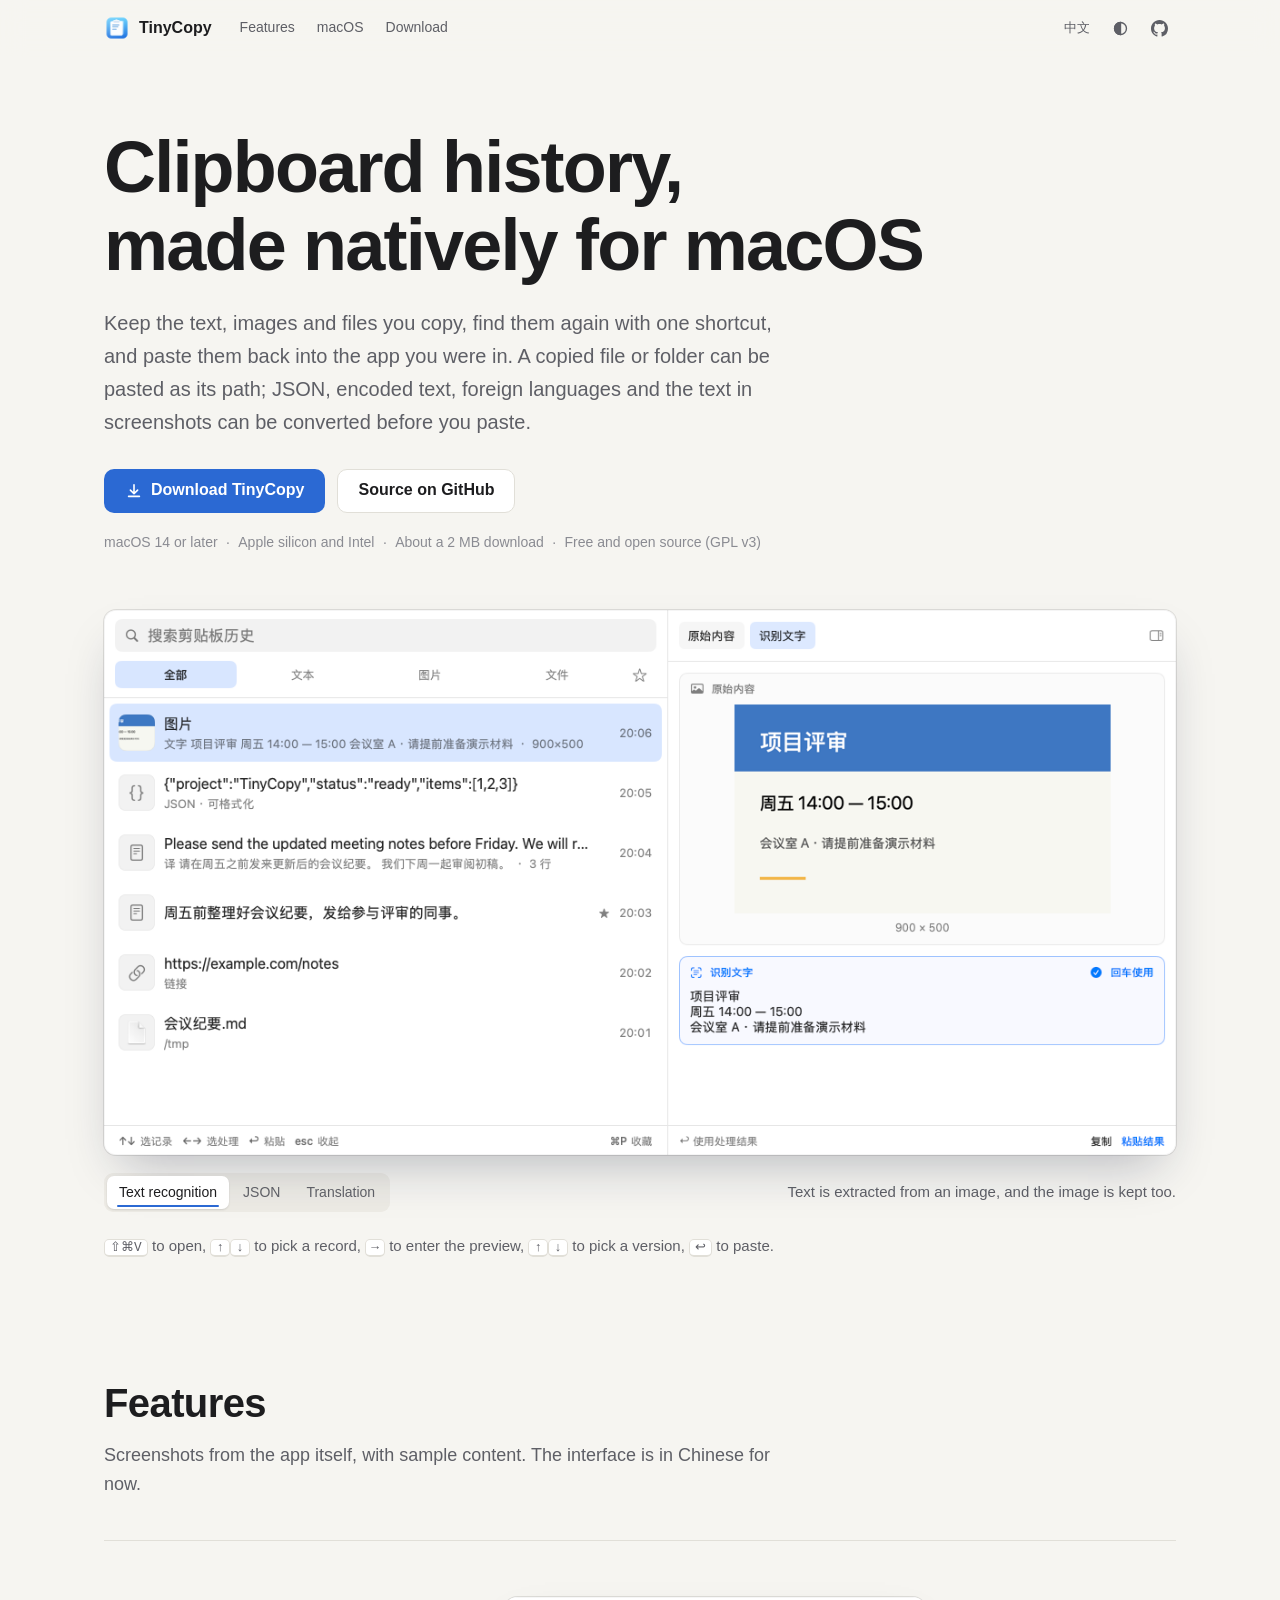
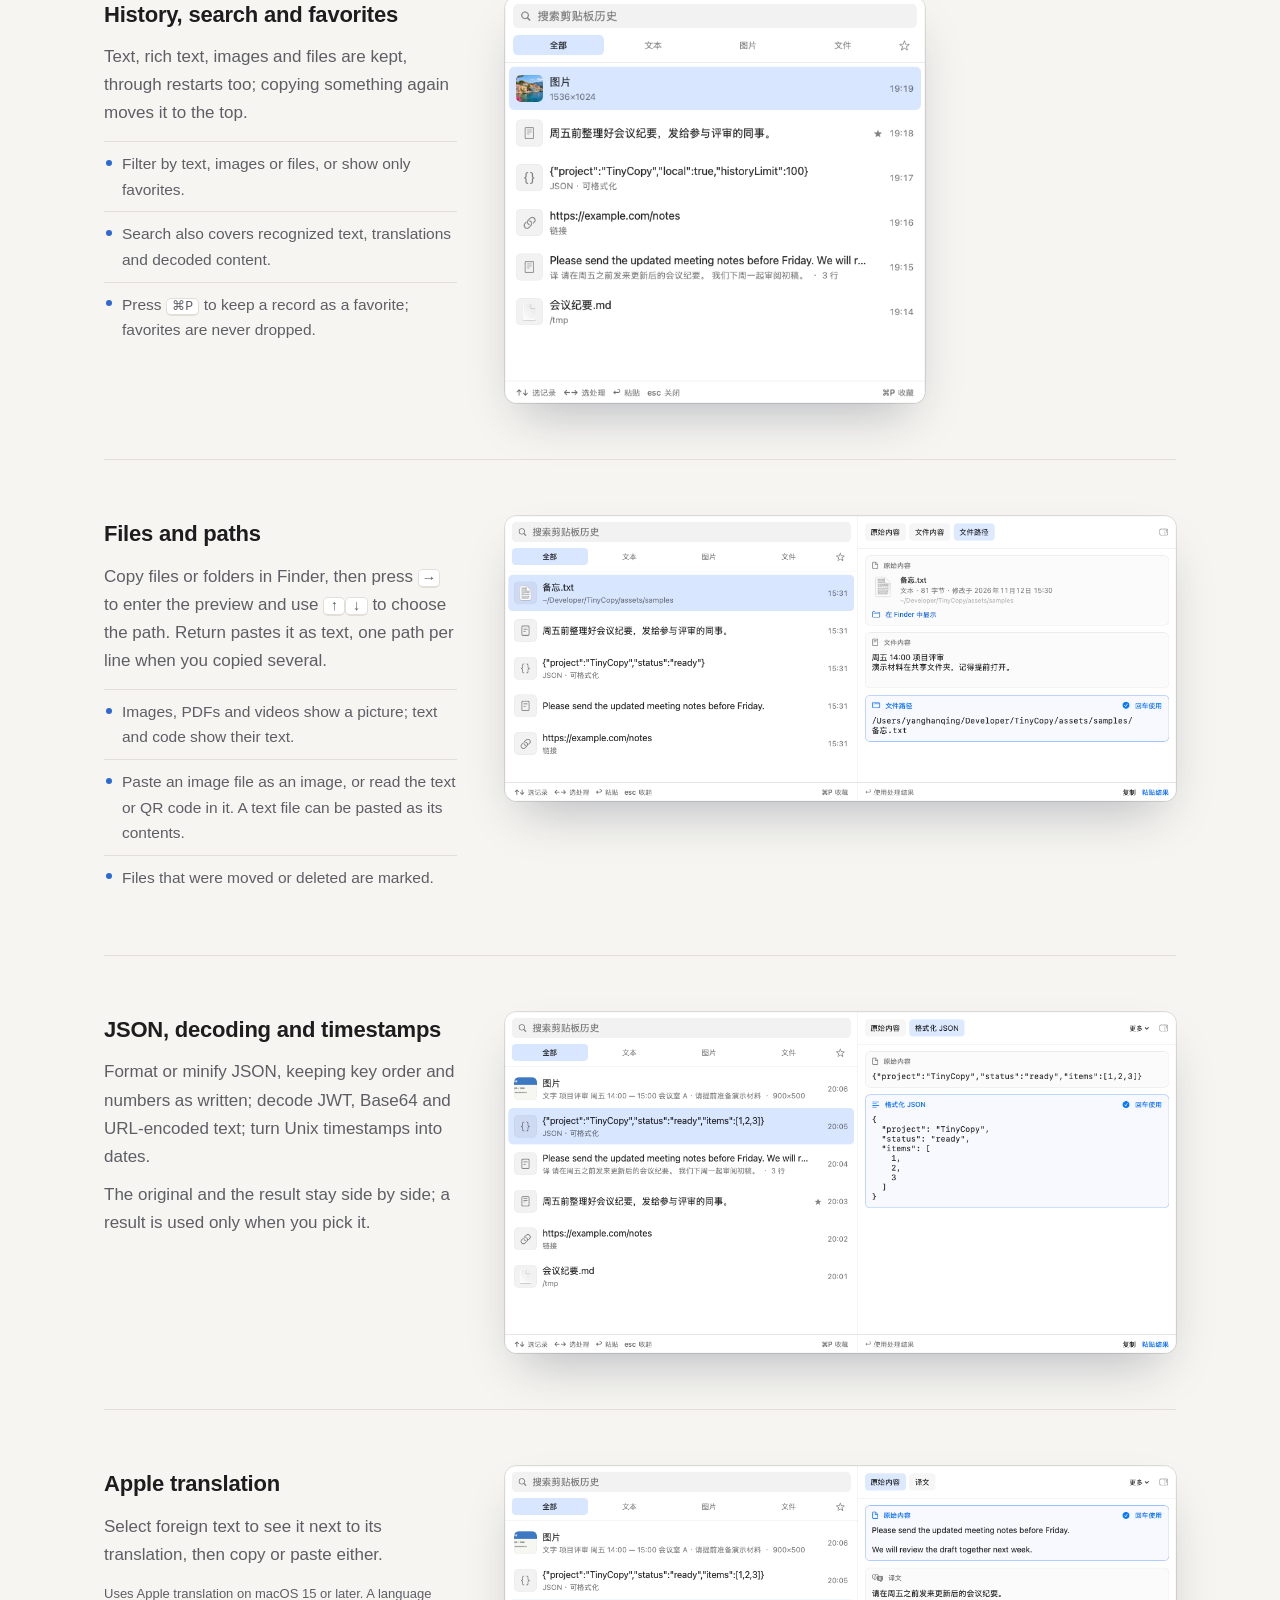
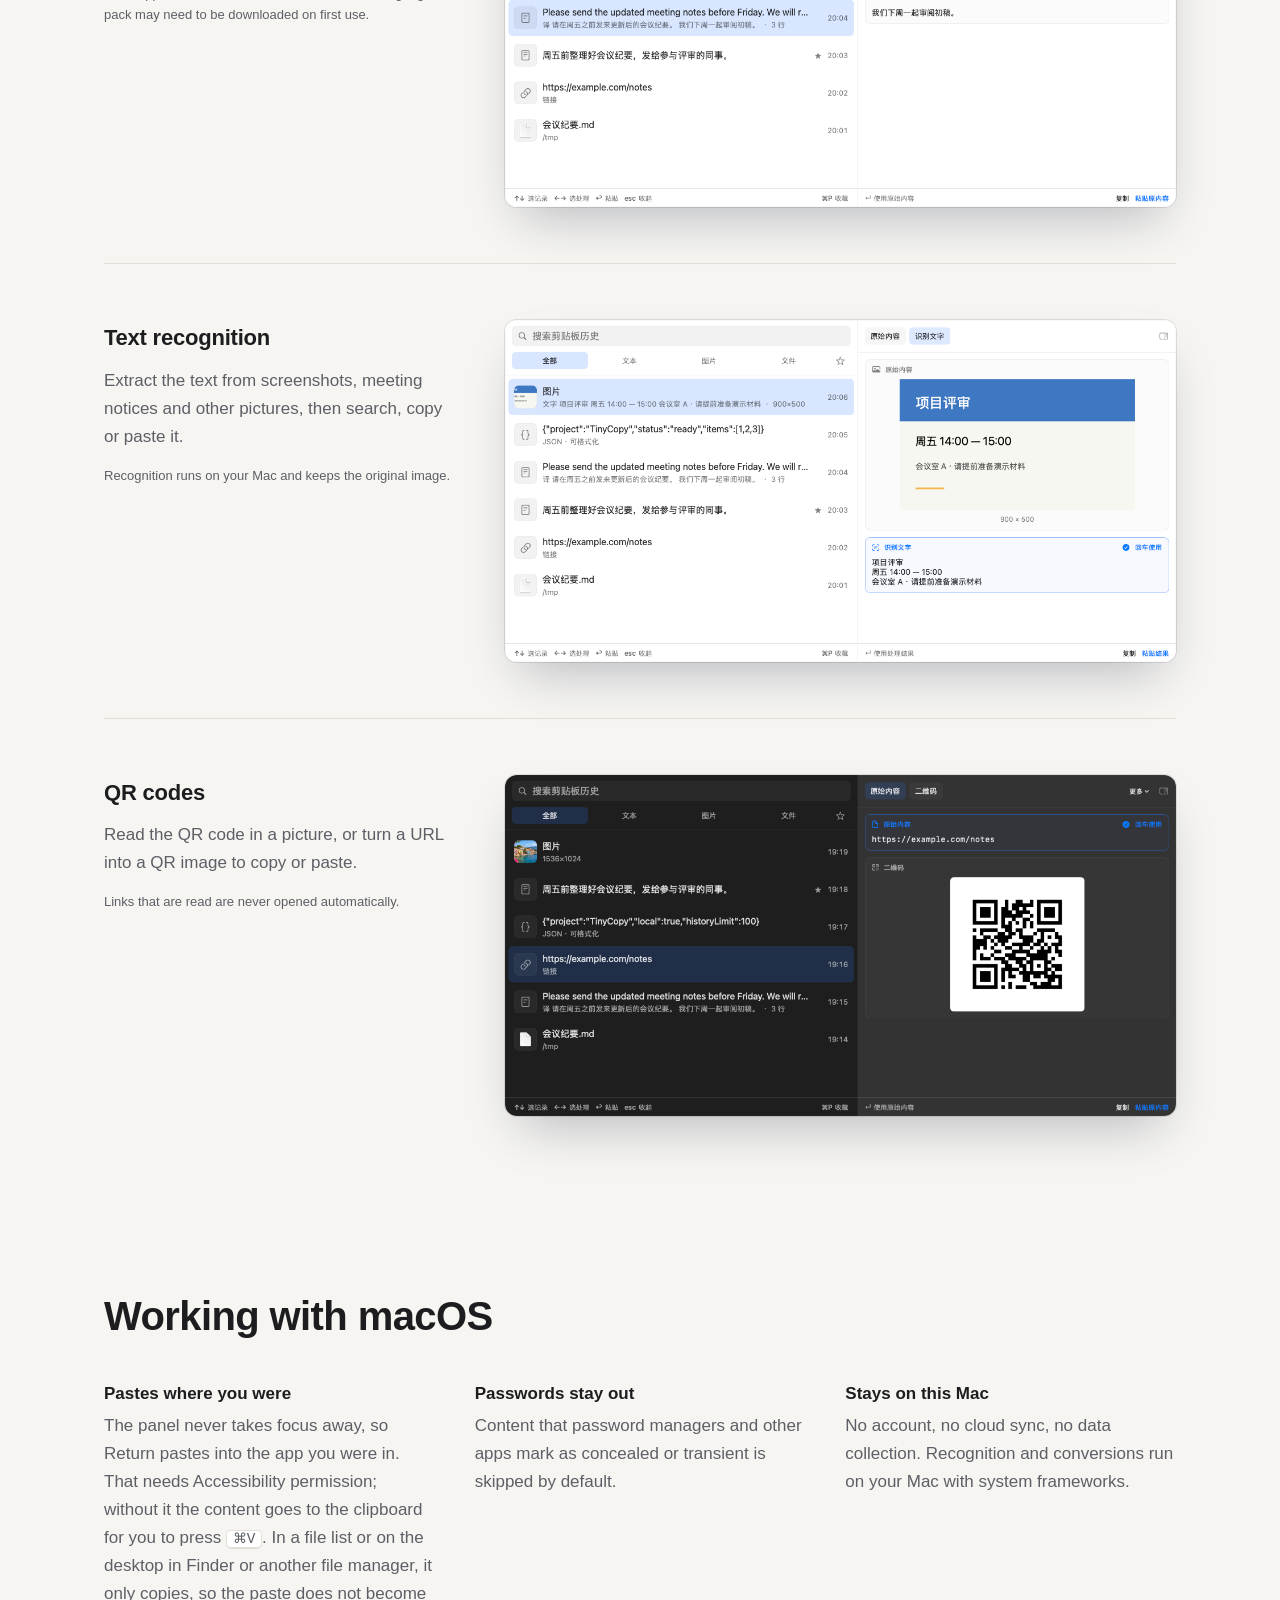
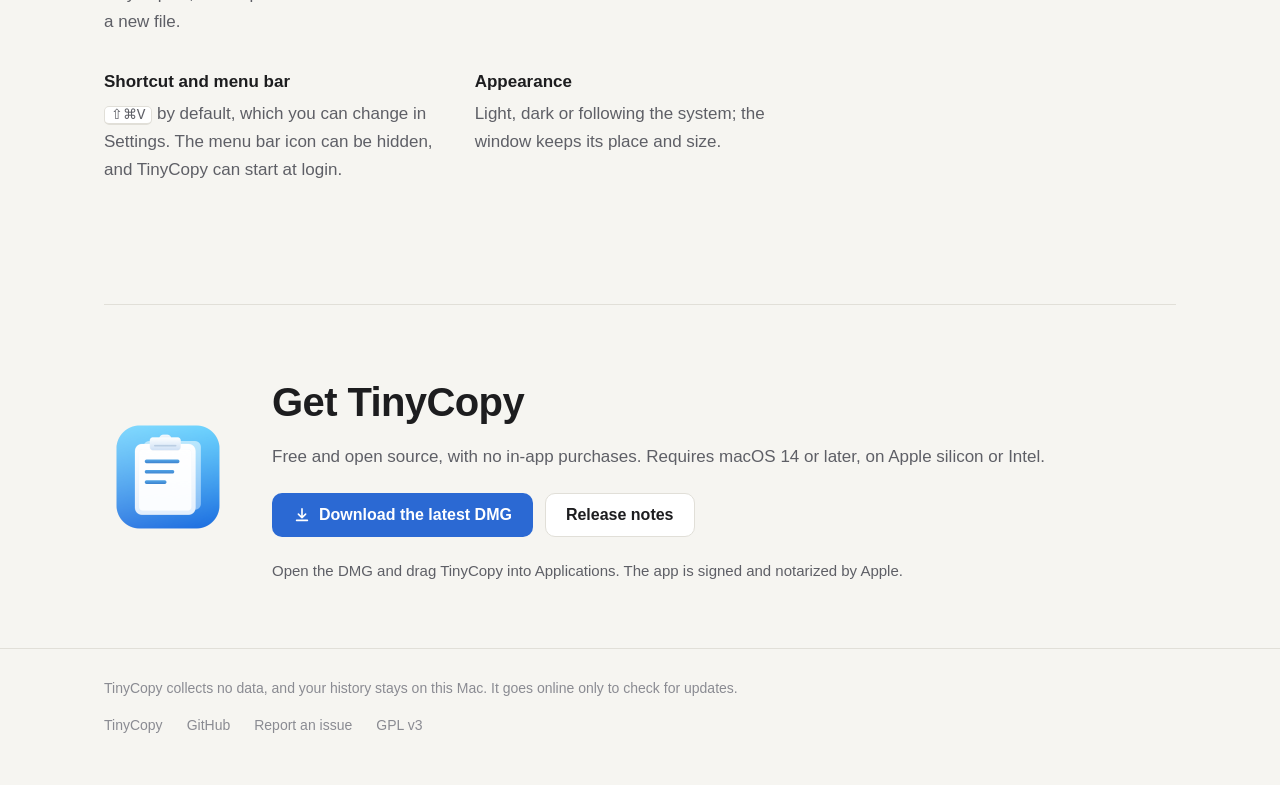
<file: index.html>
<!doctype html>
<html lang="zh-CN">
<head>
<meta charset="utf-8">
<meta name="viewport" content="width=device-width, initial-scale=1">
<title>TinyCopy</title>
<meta name="description" content="TinyCopy 是一个 macOS 原生的剪贴板历史工具：记录复制过的文字、图片和文件，搜索、预览后粘贴回原来的应用。复制的文件或文件夹可以只粘贴路径。内置 JSON、解码、翻译、图片文字识别和二维码。免费，开源。">
<meta property="og:title" content="TinyCopy">
<meta property="og:description" content="Clipboard history for macOS: keep copied text, images and files, search and preview them, and paste them back. A copied file or folder can be pasted as its path. JSON, decoding, translation, text recognition and QR codes built in. Free and open source.">
<meta property="og:image" content="https://yanghanqing.github.io/tinycopy/img/og.png">
<meta property="og:url" content="https://yanghanqing.github.io/tinycopy/">
<meta property="og:type" content="website">
<meta name="twitter:card" content="summary_large_image">
<link rel="icon" type="image/png" href="favicon.png">
<link rel="apple-touch-icon" href="apple-touch-icon.png">
<script>
  // Language and theme before first paint.
  (function () {
    var d = document.documentElement, lang = null, theme = null;
    try { lang = localStorage.getItem('lang'); theme = localStorage.getItem('theme'); } catch (e) {}
    var q = /[?&]lang=(zh|en)/.exec(location.search);
    if (q) lang = q[1];
    if (!lang) lang = /^zh/i.test(navigator.language || '') ? 'zh' : 'en';
    d.lang = lang === 'zh' ? 'zh-CN' : 'en';
    if (theme === 'light' || theme === 'dark') d.setAttribute('data-theme', theme);
  })();
</script>
<style>
:root {
  --bg: #F6F5F1;
  --bg-raised: #FFFFFF;
  --fg: #1D1D1F;
  --muted: #5E5F66;
  --faint: #8A8B92;
  --line: #E1DFD8;
  --accent: #2467D8;
  --accent-bg: #2B69D3;
  --on-accent: #FFFFFF;
  --code-bg: #EDEBE5;
  --seg-on: #FFFFFF;
  --shot-bg: #FFFFFF;
  --shadow: 0 0 0 1px rgba(0,0,0,.10), 0 24px 48px -16px rgba(20,30,60,.28);
}
@media (prefers-color-scheme: dark) {
  :root:not([data-theme="light"]) {
    --bg: #141416; --bg-raised: #1C1C1F; --fg: #E6E6E9; --muted: #A4A5AD; --faint: #7C7D85;
    --line: #2C2D31; --accent: #7AA2FF; --accent-bg: #2B69D3; --on-accent: #FFFFFF; --code-bg: #1F2023; --seg-on: #3A3B41;
    --shot-bg: #1E1F22;
    --shadow: 0 0 0 1px rgba(255,255,255,.08), 0 24px 48px -16px rgba(0,0,0,.7);
  }
}
:root[data-theme="dark"] {
  --bg: #141416; --bg-raised: #1C1C1F; --fg: #E6E6E9; --muted: #A4A5AD; --faint: #7C7D85;
  --line: #2C2D31; --accent: #7AA2FF; --accent-bg: #2B69D3; --on-accent: #FFFFFF; --code-bg: #1F2023; --seg-on: #3A3B41;
  --shot-bg: #1E1F22;
  --shadow: 0 0 0 1px rgba(255,255,255,.08), 0 24px 48px -16px rgba(0,0,0,.7);
}

* { box-sizing: border-box; }
html { -webkit-text-size-adjust: 100%; scroll-behavior: smooth; scroll-padding-top: 72px; }
body {
  margin: 0; background: var(--bg); color: var(--fg);
  font: 17px/1.65 -apple-system, BlinkMacSystemFont, "SF Pro Text", "PingFang SC", "Hiragino Sans GB", "Helvetica Neue", sans-serif;
  -webkit-font-smoothing: antialiased; overflow-x: hidden;
}
html[lang="en"] .zh, html[lang="zh-CN"] .en { display: none !important; }
a { color: inherit; }
code, kbd, .mono { font-family: ui-monospace, "SF Mono", Menlo, monospace; }
code { font-size: .88em; background: var(--code-bg); padding: .1em .35em; border-radius: 4px; }
kbd { font-size: .85em; border: 1px solid var(--line); border-bottom-width: 2px; border-radius: 5px; padding: 0 .4em; background: var(--bg-raised); white-space: nowrap; }
img { max-width: 100%; height: auto; display: block; }
button { font: inherit; color: inherit; }
.wrap { max-width: 1120px; margin: 0 auto; padding: 0 24px; }
@media (max-width: 600px) { .wrap { padding: 0 16px; } }

/* Header */
header.top { position: sticky; top: 0; z-index: 20; background: color-mix(in srgb, var(--bg) 88%, transparent); backdrop-filter: saturate(1.4) blur(12px); -webkit-backdrop-filter: saturate(1.4) blur(12px); border-bottom: 1px solid transparent; transition: border-color .2s; }
header.top.scrolled { border-bottom-color: var(--line); }
.top .wrap { display: flex; align-items: center; gap: 28px; height: 56px; }
.brand { display: flex; align-items: center; gap: 9px; font-weight: 650; text-decoration: none; font-size: 16px; }
.brand img { width: 26px; height: 26px; }
.top nav { display: flex; gap: 22px; font-size: 14px; color: var(--muted); }
.top nav a { text-decoration: none; }
.top nav a:hover { color: var(--fg); }
.top .tools { margin-left: auto; display: flex; gap: 6px; align-items: center; }
.iconbtn { border: 0; background: none; height: 32px; min-width: 32px; padding: 0 8px; border-radius: 7px; cursor: pointer; color: var(--muted); font-size: 13px; display: inline-flex; align-items: center; justify-content: center; gap: 6px; text-decoration: none; }
.iconbtn:hover { background: var(--code-bg); color: var(--fg); }
.iconbtn svg { width: 17px; height: 17px; }
@media (max-width: 720px) { .top nav { display: none; } }

/* Hero */
.hero { padding: 72px 0 0; }
.hero h1 { font-size: clamp(38px, 6.4vw, 72px); line-height: 1.08; letter-spacing: -.025em; margin: 0 0 22px; font-weight: 700; max-width: 14em; }
html[lang="zh-CN"] .hero h1 { letter-spacing: -.01em; }
.hero .lede { font-size: clamp(17px, 2vw, 20px); color: var(--muted); max-width: 34em; margin: 0 0 30px; }
.actions { display: flex; flex-wrap: wrap; gap: 12px; align-items: center; }
.btn { display: inline-flex; align-items: center; gap: 8px; height: 44px; padding: 0 20px; border-radius: 10px; font-size: 16px; font-weight: 600; text-decoration: none; border: 1px solid var(--line); background: var(--bg-raised); }
.btn.primary { background: var(--accent-bg); color: var(--on-accent); border-color: transparent; }
.btn.primary:hover { filter: brightness(1.06); }
.btn:not(.primary):hover { border-color: var(--faint); }
.btn svg { width: 18px; height: 18px; }
.meta { margin-top: 18px; font-size: 14px; color: var(--faint); }
.meta > span + span::before { content: "·"; margin: 0 .6em; }
.hero-shot { margin: 56px auto 0; max-width: 1100px; }

/* A screenshot of the panel (it has no title bar) */
.shot { position: relative; border-radius: 12px; overflow: hidden; box-shadow: var(--shadow); background: var(--shot-bg); }
.shot img { width: 100%; height: auto; }
.only-dark { display: none; }
@media (prefers-color-scheme: dark) {
  :root:not([data-theme="light"]) .only-dark { display: block; }
  :root:not([data-theme="light"]) .only-light { display: none; }
}
:root[data-theme="dark"] .only-dark { display: block; }
:root[data-theme="dark"] .only-light { display: none; }

/* Sections */
section { padding: 120px 0 0; }
.sec-head { max-width: 40em; margin-bottom: 40px; }
.sec-head h2 { font-size: clamp(28px, 3.6vw, 40px); line-height: 1.2; letter-spacing: -.015em; margin: 0 0 14px; font-weight: 700; }
.sec-head p { color: var(--muted); margin: 0; font-size: 18px; }
.note { font-size: 13px; color: var(--faint); }

/* Hero switcher */
.hero-stage { position: relative; aspect-ratio: 1180 / 600; touch-action: pan-y; outline: none; }
.hero-stage:focus-visible { box-shadow: var(--shadow), 0 0 0 3px var(--accent-bg); }
.hero-stage .slide { position: absolute; inset: 0; opacity: 0; transition: opacity .35s ease; }
.hero-stage .slide.on { opacity: 1; }
.hero-stage .slide img { width: 100%; height: 100%; object-fit: cover; object-position: top; }
.hero-nav { display: flex; align-items: center; justify-content: space-between; gap: 12px 24px; margin-top: 18px; flex-wrap: wrap-reverse; }
.hero-nav .seg { margin: 0; }
.hero-nav .cap { margin: 0; color: var(--muted); font-size: 15px; }
@media (max-width: 700px) { .hero-nav { flex-direction: column-reverse; align-items: stretch; } .hero-nav .seg { display: flex; } .hero-nav .seg button { flex: 1; padding: 6px 6px; font-size: 13px; } }
.keys { margin: 22px 0 0; color: var(--muted); font-size: 15px; }

/* Auto-advancing switchers: a progress line under the current control */
.seg button { position: relative; }
.auto .run::after { content: ""; position: absolute; left: 10px; right: 10px; bottom: 2px; height: 2px; border-radius: 1px; background: var(--accent-bg); transform-origin: left; animation: autoprog var(--dur, 6s) linear forwards; }
.auto.paused .run::after { animation-play-state: paused; }
@keyframes autoprog { from { transform: scaleX(0); } to { transform: scaleX(1); } }

.seg { display: inline-flex; gap: 2px; padding: 3px; border-radius: 9px; background: var(--code-bg); margin-bottom: 14px; flex-wrap: wrap; }
.seg button { border: 0; background: none; padding: 5px 12px; border-radius: 7px; font-size: 14px; color: var(--muted); cursor: pointer; }
.seg button[aria-selected="true"] { background: var(--seg-on); color: var(--fg); box-shadow: 0 1px 2px rgba(0,0,0,.12); }
.points { margin: 14px 0 0; padding: 0; list-style: none; color: var(--muted); font-size: 15.5px; }
.points li { padding: 9px 0 9px 18px; border-top: 1px solid var(--line); position: relative; }
.points li::before { content: ""; position: absolute; left: 2px; top: 1.15em; width: 6px; height: 6px; border-radius: 50%; background: var(--accent-bg); }

/* Feature rows */
.feat { display: grid; grid-template-columns: minmax(0, 1fr) minmax(0, 1.9fr); gap: 48px; align-items: start; padding: 56px 0; border-top: 1px solid var(--line); }
.feat:first-of-type { border-top: 0; padding-top: 0; }
.feat h3 { font-size: 22px; margin: 0 0 10px; letter-spacing: -.01em; }
.feat p { color: var(--muted); margin: 0 0 10px; }
.feat .note { margin-top: 14px; }
.feat .shot.narrow { max-width: 420px; }
@media (max-width: 860px) { .feat { grid-template-columns: 1fr; gap: 24px; } .feat .shot.narrow { margin: 0 auto; } }

/* Mac */
.facts { margin: 0; }
.facts.grid { display: grid; grid-template-columns: repeat(3, minmax(0, 1fr)); gap: 32px 40px; }
.facts.grid dt { margin-top: 0; }
@media (max-width: 860px) { .facts.grid { grid-template-columns: repeat(2, minmax(0, 1fr)); } }
@media (max-width: 560px) { .facts.grid { grid-template-columns: 1fr; } }
.facts dt { font-weight: 650; margin-top: 22px; }
.facts dt:first-child { margin-top: 0; }
.facts dd { margin: 4px 0 0; color: var(--muted); }

/* Download */
.dl { margin-top: 120px; padding: 64px 0; border-top: 1px solid var(--line); display: grid; grid-template-columns: auto 1fr; gap: 40px; align-items: center; }
.dl > img { width: 128px; height: 128px; }
.dl h2 { font-size: clamp(28px, 3.6vw, 40px); margin: 0 0 8px; letter-spacing: -.015em; }
.dl p { margin: 0 0 22px; color: var(--muted); }
.dl .install { margin: 22px 0 0; color: var(--muted); font-size: 15px; }
@media (max-width: 700px) { .dl { grid-template-columns: 1fr; gap: 20px; } .dl > img { width: 88px; height: 88px; } }
footer { padding: 28px 0 48px; border-top: 1px solid var(--line); font-size: 14px; color: var(--faint); }
footer .links { display: flex; flex-wrap: wrap; gap: 8px 24px; }
footer .privacy-line { margin: 0 0 14px; max-width: 52em; }
footer a { text-decoration: none; }
footer a:hover { color: var(--fg); }

.feat .shot, .hero-stage { cursor: zoom-in; }
dialog.zoom { border: 0; padding: 0; background: none; max-width: min(1400px, 96vw); max-height: 94vh; overflow: visible; }
dialog.zoom::backdrop { background: rgba(10,10,12,.78); }
dialog.zoom img { max-height: 92vh; width: auto; border-radius: 10px; cursor: zoom-out; }
.feat > *, .dl > * { min-width: 0; }
@media (max-width: 600px) {
  .hero { padding-top: 48px; }
  .hero h1 { font-size: 31px; line-height: 1.2; }
  section { padding-top: 88px; }
  .sec-head h2 { font-size: 26px; }
  .feat { padding: 44px 0; }
  .feat .shot, .hero-stage { cursor: pointer; }
  dialog.zoom { max-width: 100vw; max-height: 100vh; width: 100vw; height: 100vh; overflow: auto; background: rgba(10,10,12,.92); }
  dialog.zoom img { width: 1000px; max-width: none; max-height: none; border-radius: 0; }
  .zoom-hint { display: block; }
}
.zoom-hint { display: none; font-size: 13px; color: var(--faint); margin-top: 10px; }
@media (prefers-reduced-motion: reduce) { * { transition: none !important; scroll-behavior: auto !important; } }
</style>
</head>
<body>

<header class="top" id="top">
  <div class="wrap">
    <a class="brand" href="#"><img src="img/icon.png" alt="">TinyCopy</a>
    <nav>
      <a href="#features"><span class="zh">功能</span><span class="en">Features</span></a>
      <a href="#mac"><span class="zh">与系统的配合</span><span class="en">macOS</span></a>
      <a href="#download"><span class="zh">下载</span><span class="en">Download</span></a>
    </nav>
    <div class="tools">
      <button class="iconbtn" id="langBtn" type="button" aria-label="Language"><span class="zh">English</span><span class="en">中文</span></button>
      <button class="iconbtn" id="themeBtn" type="button" aria-label="Appearance">
        <svg viewBox="0 0 20 20" fill="none" stroke="currentColor" stroke-width="1.6"><circle cx="10" cy="10" r="7"/><path d="M10 3a7 7 0 0 0 0 14z" fill="currentColor"/></svg>
      </button>
      <a class="iconbtn" href="https://github.com/YangHanqing/tinycopy" aria-label="GitHub">
        <svg viewBox="0 0 16 16" fill="currentColor"><path d="M8 0C3.58 0 0 3.58 0 8c0 3.54 2.29 6.53 5.47 7.59.4.07.55-.17.55-.38 0-.19-.01-.82-.01-1.49-2.01.37-2.53-.49-2.69-.94-.09-.23-.48-.94-.82-1.13-.28-.15-.68-.52-.01-.53.63-.01 1.08.58 1.23.82.72 1.21 1.87.87 2.33.66.07-.52.28-.87.51-1.07-1.78-.2-3.64-.89-3.64-3.95 0-.87.31-1.59.82-2.15-.08-.2-.36-1.02.08-2.12 0 0 .67-.21 2.2.82.64-.18 1.32-.27 2-.27.68 0 1.36.09 2 .27 1.53-1.04 2.2-.82 2.2-.82.44 1.1.16 1.92.08 2.12.51.56.82 1.27.82 2.15 0 3.07-1.87 3.75-3.65 3.95.29.25.54.73.54 1.48 0 1.07-.01 1.93-.01 2.2 0 .21.15.46.55.38A8.01 8.01 0 0 0 16 8c0-4.42-3.58-8-8-8z"/></svg>
      </a>
    </div>
  </div>
</header>

<main>
<div class="hero">
  <div class="wrap">
    <h1><span class="zh">为 macOS 原生打造的<br>剪贴板历史工具</span><span class="en">Clipboard history,<br>made natively for macOS</span></h1>
    <p class="lede">
      <span class="zh">记录复制过的文字、图片和文件，按下快捷键即可找回，粘贴回原来的应用。复制的文件或文件夹可以只粘贴路径；JSON、编码文本、外语和截图里的文字，也能先处理再粘贴。</span>
      <span class="en">Keep the text, images and files you copy, find them again with one shortcut, and paste them back into the app you were in. A copied file or folder can be pasted as its path; JSON, encoded text, foreign languages and the text in screenshots can be converted before you paste.</span>
    </p>
    <div class="actions">
      <a class="btn primary" href="https://github.com/YangHanqing/tinycopy/releases/latest">
        <svg viewBox="0 0 20 20" fill="none" stroke="currentColor" stroke-width="1.8" stroke-linecap="round" stroke-linejoin="round"><path d="M10 3v10m-4-4 4 4 4-4M4 16h12"/></svg>
        <span class="zh">下载 TinyCopy</span><span class="en">Download TinyCopy</span>
      </a>
      <a class="btn" href="https://github.com/YangHanqing/tinycopy"><span class="zh">在 GitHub 查看源码</span><span class="en">Source on GitHub</span></a>
    </div>
    <div class="meta">
      <span><span class="zh">macOS 14 及以上</span><span class="en">macOS 14 or later</span></span><span><span class="zh">支持 Apple 芯片与 Intel</span><span class="en">Apple silicon and Intel</span></span><span><span class="zh">安装包约 2 MB</span><span class="en">About a 2 MB download</span></span><span><span class="zh">免费开源（GPL v3）</span><span class="en">Free and open source (GPL v3)</span></span>
    </div>
  </div>
  <div class="wrap">
    <figure class="hero-shot" id="hero">
      <div class="hero-stage shot" id="heroStage" tabindex="0" aria-roledescription="carousel" aria-label="TinyCopy">
        <div class="slide on">
          <img class="only-light" src="img/hero-ocr-light.png" width="1180" height="600" alt="An image in the history, with the text recognized from it">
          <img class="only-dark" src="img/hero-ocr-dark.png" width="1180" height="600" alt="An image in the history, with the text recognized from it">
        </div>
        <div class="slide">
          <img class="only-light" src="img/hero-json-light.png" width="1180" height="600" alt="Copied JSON and its formatted version" loading="lazy">
          <img class="only-dark" src="img/hero-json-dark.png" width="1180" height="600" alt="Copied JSON and its formatted version" loading="lazy">
        </div>
        <div class="slide">
          <img class="only-light" src="img/hero-translation-light.png" width="1180" height="600" alt="Copied English text and its translation" loading="lazy">
          <img class="only-dark" src="img/hero-translation-dark.png" width="1180" height="600" alt="Copied English text and its translation" loading="lazy">
        </div>
      </div>
      <figcaption class="hero-nav">
        <div class="seg" role="tablist" id="heroTabs" aria-label="Screens">
          <button type="button" role="tab" aria-selected="true"><span class="zh">图片识别</span><span class="en">Text recognition</span></button>
          <button type="button" role="tab" aria-selected="false">JSON</button>
          <button type="button" role="tab" aria-selected="false"><span class="zh">翻译</span><span class="en">Translation</span></button>
        </div>
        <p class="cap"><span class="zh">从图片中提取文字，原图和识别结果同时保留。</span><span class="en">Text is extracted from an image, and the image is kept too.</span></p>
        <p class="cap" hidden><span class="zh">原文和格式化结果并排显示，选中哪份就粘贴哪份。</span><span class="en">The original and the formatted JSON side by side: paste whichever you pick.</span></p>
        <p class="cap" hidden><span class="zh">外语正文自动翻译。在预览中用上下键选择原文或译文。</span><span class="en">Foreign text is translated automatically. In the preview, use Up and Down to choose the original or the translation.</span></p>
      </figcaption>
    </figure>
    <p class="keys"><kbd>⇧⌘V</kbd> <span class="zh">打开，<kbd>↑</kbd><kbd>↓</kbd> 选记录，<kbd>→</kbd> 进入预览，再按 <kbd>↑</kbd><kbd>↓</kbd> 选内容，<kbd>↩</kbd> 粘贴。</span><span class="en">to open, <kbd>↑</kbd><kbd>↓</kbd> to pick a record, <kbd>→</kbd> to enter the preview, <kbd>↑</kbd><kbd>↓</kbd> to pick a version, <kbd>↩</kbd> to paste.</span></p>
  </div>
</div>

<section id="features">
  <div class="wrap">
    <div class="sec-head">
      <h2><span class="zh">功能</span><span class="en">Features</span></h2>
      <p class="zoom-hint"><span class="zh">轻点截图可放大查看，左右拖动浏览。</span><span class="en">Tap a screenshot to see it larger and drag to look around.</span></p>
      <p><span class="zh">以下截图均来自应用本身，使用示例内容；界面目前为中文。</span><span class="en">Screenshots from the app itself, with sample content. The interface is in Chinese for now.</span></p>
    </div>

    <div class="feat">
      <div>
        <h3><span class="zh">历史、搜索与收藏</span><span class="en">History, search and favorites</span></h3>
        <p><span class="zh">文字、富文本、图片和文件都会记录，重启后依然保留；重复复制的内容移到顶部。</span><span class="en">Text, rich text, images and files are kept, through restarts too; copying something again moves it to the top.</span></p>
        <ul class="points">
          <li><span class="zh">按文本、图片、文件筛选，或只看收藏。</span><span class="en">Filter by text, images or files, or show only favorites.</span></li>
          <li><span class="zh">搜索同时覆盖识别出的文字、译文和解码结果。</span><span class="en">Search also covers recognized text, translations and decoded content.</span></li>
          <li><span class="zh">常用内容按 <kbd>⌘P</kbd> 收藏，不会被淘汰。</span><span class="en">Press <kbd>⌘P</kbd> to keep a record as a favorite; favorites are never dropped.</span></li>
        </ul>
      </div>
      <div class="shot narrow"><img src="img/history.png" width="620" height="600" alt="The clipboard history with its filters" loading="lazy"></div>
    </div>

    <div class="feat">
      <div>
        <h3><span class="zh">文件与路径</span><span class="en">Files and paths</span></h3>
        <p><span class="zh">在 Finder 里复制文件或文件夹后，按 <kbd>→</kbd> 进入预览，再用 <kbd>↑</kbd><kbd>↓</kbd> 选到「文件路径」，回车就把路径作为文字粘贴。一次复制多个时，每个路径占一行。</span><span class="en">Copy files or folders in Finder, then press <kbd>→</kbd> to enter the preview and use <kbd>↑</kbd><kbd>↓</kbd> to choose the path. Return pastes it as text, one path per line when you copied several.</span></p>
        <ul class="points">
          <li><span class="zh">图片、PDF 和视频显示画面，文本和代码显示文字。</span><span class="en">Images, PDFs and videos show a picture; text and code show their text.</span></li>
          <li><span class="zh">图片文件可以粘贴成图片，也可以识别其中的文字或二维码；文本文件可以直接粘贴其中的文字。</span><span class="en">Paste an image file as an image, or read the text or QR code in it. A text file can be pasted as its contents.</span></li>
          <li><span class="zh">文件被移动或删除时会标出。</span><span class="en">Files that were moved or deleted are marked.</span></li>
        </ul>
      </div>
      <div class="shot">
        <img class="only-light" src="img/file-preview-light.png" width="1180" height="500" alt="A copied text file, with its path selected for pasting" loading="lazy">
        <img class="only-dark" src="img/file-preview-dark.png" width="1180" height="500" alt="A copied text file, with its path selected for pasting" loading="lazy">
      </div>
    </div>

    <div class="feat">
      <div>
        <h3><span class="zh">JSON、解码与时间戳</span><span class="en">JSON, decoding and timestamps</span></h3>
        <p><span class="zh">格式化或压缩 JSON，保留键的顺序和数字原样；解码 JWT、Base64 和 URL 编码文本；把 Unix 时间戳转成日期。</span><span class="en">Format or minify JSON, keeping key order and numbers as written; decode JWT, Base64 and URL-encoded text; turn Unix timestamps into dates.</span></p>
        <p><span class="zh">原始内容和结果同时显示，只有选中并确认后才会使用处理结果。</span><span class="en">The original and the result stay side by side; a result is used only when you pick it.</span></p>
      </div>
      <div class="shot">
        <img class="only-light" src="img/hero-json-light.png" width="1180" height="600" alt="Copied JSON and its formatted version" loading="lazy">
        <img class="only-dark" src="img/hero-json-dark.png" width="1180" height="600" alt="Copied JSON and its formatted version" loading="lazy">
      </div>
    </div>

    <div class="feat">
      <div>
        <h3><span class="zh">系统翻译</span><span class="en">Apple translation</span></h3>
        <p><span class="zh">选中外语正文即可查看原文与译文，再选择复制或粘贴哪一份。</span><span class="en">Select foreign text to see it next to its translation, then copy or paste either.</span></p>
        <p class="note"><span class="zh">使用 macOS 系统翻译，需要 macOS 15 及以上；首次使用某种语言时可能需要下载语言包。</span><span class="en">Uses Apple translation on macOS 15 or later. A language pack may need to be downloaded on first use.</span></p>
      </div>
      <div class="shot">
        <img class="only-light" src="img/hero-translation-light.png" width="1180" height="600" alt="Copied English text and its translation" loading="lazy">
        <img class="only-dark" src="img/hero-translation-dark.png" width="1180" height="600" alt="Copied English text and its translation" loading="lazy">
      </div>
    </div>

    <div class="feat">
      <div>
        <h3><span class="zh">图片文字识别</span><span class="en">Text recognition</span></h3>
        <p><span class="zh">从截图、会议通知等图片中提取文字，识别结果可以搜索、复制或粘贴。</span><span class="en">Extract the text from screenshots, meeting notices and other pictures, then search, copy or paste it.</span></p>
        <p class="note"><span class="zh">识别在本机完成，原图保留。</span><span class="en">Recognition runs on your Mac and keeps the original image.</span></p>
      </div>
      <div class="shot">
        <img class="only-light" src="img/hero-ocr-light.png" width="1180" height="600" alt="An image in the history, with the text recognized from it" loading="lazy">
        <img class="only-dark" src="img/hero-ocr-dark.png" width="1180" height="600" alt="An image in the history, with the text recognized from it" loading="lazy">
      </div>
    </div>

    <div class="feat">
      <div>
        <h3><span class="zh">二维码</span><span class="en">QR codes</span></h3>
        <p><span class="zh">读出图片中的二维码，或把网址生成二维码图片，直接复制或粘贴。</span><span class="en">Read the QR code in a picture, or turn a URL into a QR image to copy or paste.</span></p>
        <p class="note"><span class="zh">识别出的链接不会自动打开。</span><span class="en">Links that are read are never opened automatically.</span></p>
      </div>
      <div class="shot"><img src="img/qrcode.png" width="1180" height="600" alt="A QR image generated from a URL" loading="lazy"></div>
    </div>
  </div>
</section>

<section id="mac">
  <div class="wrap">
    <div class="sec-head">
      <h2><span class="zh">与系统的配合</span><span class="en">Working with macOS</span></h2>
    </div>
    <dl class="facts grid">
      <div><dt><span class="zh">粘贴回原来的应用</span><span class="en">Pastes where you were</span></dt>
      <dd><span class="zh">面板不会抢走焦点，按回车即粘贴到之前的应用。需要“辅助功能”权限；未授权时内容放回剪贴板，再自行按 <kbd>⌘V</kbd>。焦点在 Finder 等文件管理器的文件列表或桌面上时，也只复制不粘贴，以免变成新建文件。</span><span class="en">The panel never takes focus away, so Return pastes into the app you were in. That needs Accessibility permission; without it the content goes to the clipboard for you to press <kbd>⌘V</kbd>. In a file list or on the desktop in Finder or another file manager, it only copies, so the paste does not become a new file.</span></dd></div>
      <div><dt><span class="zh">密码不会被记录</span><span class="en">Passwords stay out</span></dt>
      <dd><span class="zh">密码管理器等应用标记为保密或临时的内容默认不记录。</span><span class="en">Content that password managers and other apps mark as concealed or transient is skipped by default.</span></dd></div>
      <div><dt><span class="zh">只存在这台 Mac 上</span><span class="en">Stays on this Mac</span></dt>
      <dd><span class="zh">不需要账户，没有云同步，也不收集数据。识别和转换都使用系统框架在本机完成。</span><span class="en">No account, no cloud sync, no data collection. Recognition and conversions run on your Mac with system frameworks.</span></dd></div>
      <div><dt><span class="zh">快捷键与菜单栏</span><span class="en">Shortcut and menu bar</span></dt>
      <dd><span class="zh">默认 <kbd>⇧⌘V</kbd> 打开，可以在设置中更换；菜单栏图标可以隐藏，也可以登录时自动启动。</span><span class="en"><kbd>⇧⌘V</kbd> by default, which you can change in Settings. The menu bar icon can be hidden, and TinyCopy can start at login.</span></dd></div>
      <div><dt><span class="zh">外观</span><span class="en">Appearance</span></dt>
      <dd><span class="zh">浅色、深色或跟随系统；窗口位置与大小会被记住。</span><span class="en">Light, dark or following the system; the window keeps its place and size.</span></dd></div>
    </dl>
  </div>
</section>

<div class="wrap" id="download">
  <div class="dl">
    <img src="img/icon.png" alt="">
    <div>
      <h2><span class="zh">下载 TinyCopy</span><span class="en">Get TinyCopy</span></h2>
      <p><span class="zh">免费开源，没有内购。需要 macOS 14 及以上，支持 Apple 芯片与 Intel。</span><span class="en">Free and open source, with no in-app purchases. Requires macOS 14 or later, on Apple silicon or Intel.</span></p>
      <div class="actions">
        <a class="btn primary" href="https://github.com/YangHanqing/tinycopy/releases/latest">
          <svg viewBox="0 0 20 20" fill="none" stroke="currentColor" stroke-width="1.8" stroke-linecap="round" stroke-linejoin="round"><path d="M10 3v10m-4-4 4 4 4-4M4 16h12"/></svg>
          <span class="zh">下载最新版（DMG）</span><span class="en">Download the latest DMG</span>
        </a>
        <a class="btn" href="https://github.com/YangHanqing/tinycopy/releases"><span class="zh">更新记录</span><span class="en">Release notes</span></a>
      </div>
      <p class="install"><span class="zh">打开下载的 DMG，将 TinyCopy 拖入“应用程序”文件夹即可。应用已签名并通过 Apple 公证。</span><span class="en">Open the DMG and drag TinyCopy into Applications. The app is signed and notarized by Apple.</span></p>
    </div>
  </div>
</div>
</main>

<dialog class="zoom" id="zoom"><img alt="" id="zoomImg"></dialog>

<footer>
  <div class="wrap">
    <p class="privacy-line"><span class="zh">TinyCopy 不收集任何数据，历史只保存在这台 Mac 上；仅在检查更新时联网。</span><span class="en">TinyCopy collects no data, and your history stays on this Mac. It goes online only to check for updates.</span></p>
    <div class="links">
      <span>TinyCopy</span>
      <a href="https://github.com/YangHanqing/tinycopy">GitHub</a>
      <a href="https://github.com/YangHanqing/tinycopy/issues"><span class="zh">反馈问题</span><span class="en">Report an issue</span></a>
      <a href="https://github.com/YangHanqing/tinycopy/blob/main/LICENSE">GPL v3</a>
    </div>
  </div>
</footer>

<script>
(function () {
'use strict';
var d = document.documentElement;
var $ = function (id) { return document.getElementById(id); };
var isZh = function () { return d.lang !== 'en'; };
var T = function (zh, en) { return isZh() ? zh : en; };
var store = {
  get: function (k) { try { return localStorage.getItem(k); } catch (e) { return null; } },
  set: function (k, v) { try { localStorage.setItem(k, v); } catch (e) {} }
};
var langListeners = [];

/* ---------- header: language, theme, scroll ---------- */
$('langBtn').onclick = function () {
  d.lang = isZh() ? 'en' : 'zh-CN';
  store.set('lang', isZh() ? 'zh' : 'en');
  langListeners.forEach(function (f) { f(); });
};
function themeLabel() {
  var t = d.getAttribute('data-theme') || 'system';
  $('themeBtn').title = { system: T('外观：跟随系统', 'Appearance: System'), light: T('外观：浅色', 'Appearance: Light'), dark: T('外观：深色', 'Appearance: Dark') }[t];
}
$('themeBtn').onclick = function () {
  var order = ['system', 'light', 'dark'];
  var cur = d.getAttribute('data-theme') || 'system';
  var next = order[(order.indexOf(cur) + 1) % 3];
  if (next === 'system') d.removeAttribute('data-theme'); else d.setAttribute('data-theme', next);
  store.set('theme', next);
  themeLabel();
};
themeLabel(); langListeners.push(themeLabel);
var header = $('top');
function onScroll() { header.classList.toggle('scrolled', window.scrollY > 8); }
window.addEventListener('scroll', onScroll, { passive: true }); onScroll();

/* ---------- auto-advance ---------- */
// A timer advances to the next control; the CSS line under the current control only shows the
// progress and pauses together with it. Hover, focus, an off-screen position or a hidden page
// pause it; any choice by the visitor stops it for good.
var reduceMotion = window.matchMedia && matchMedia('(prefers-reduced-motion: reduce)').matches;
function autoAdvance(box, controls, current, select, ms) {
  if (reduceMotion || !('IntersectionObserver' in window)) return function () {};
  var stopped = false, hover = false, focus = false, visible = false;
  var timer = null, left = ms, since = 0;
  box.classList.add('auto'); box.style.setProperty('--dur', ms + 'ms');
  function paint() {
    controls.forEach(function (c) { c.classList.remove('run'); });
    if (stopped) return;
    var c = controls[current()]; void c.offsetWidth; c.classList.add('run');
  }
  function tick() {
    timer = null; left = ms;
    select((current() + 1) % controls.length); paint(); run();
  }
  function run() { if (!timer && !stopped) { since = Date.now(); timer = setTimeout(tick, left); } }
  function hold() { if (timer) { clearTimeout(timer); timer = null; left = Math.max(0, left - (Date.now() - since)); } }
  function state() {
    var paused = hover || focus || !visible || document.hidden;
    box.classList.toggle('paused', paused);
    if (paused) hold(); else run();
  }
  box.addEventListener('mouseenter', function () { hover = true; state(); });
  box.addEventListener('mouseleave', function () { hover = false; state(); });
  box.addEventListener('focusin', function () { focus = true; state(); });
  box.addEventListener('focusout', function () { focus = false; state(); });
  document.addEventListener('visibilitychange', state);
  new IntersectionObserver(function (es) { visible = es[0].isIntersecting; state(); }, { threshold: 0.2 }).observe(box);
  paint(); state();
  return function stop() { stopped = true; hold(); box.classList.remove('auto', 'paused'); paint(); };
}

/* ---------- click a screenshot to see it larger ---------- */
var zoom = $('zoom');
function openZoom(box) {
  var img = Array.prototype.find.call(box.querySelectorAll('img'), function (i) { return i.offsetParent !== null; });
  if (!img) return;
  $('zoomImg').src = img.currentSrc || img.src; $('zoomImg').alt = img.alt;
  if (zoom.showModal) zoom.showModal();
}
document.querySelectorAll('.feat .shot').forEach(function (w) {
  w.addEventListener('click', function () { openZoom(w); });
});
var zx = 0, zy = 0;
zoom.addEventListener('pointerdown', function (e) { zx = e.clientX; zy = e.clientY; });
zoom.addEventListener('click', function (e) { if (Math.abs(e.clientX - zx) < 6 && Math.abs(e.clientY - zy) < 6) zoom.close(); });

/* ---------- hero switcher ---------- */
(function () {
  var stage = $('heroStage'), slides = stage.querySelectorAll('.slide'), tabs = $('heroTabs').querySelectorAll('button'), caps = document.querySelectorAll('.hero-nav .cap');
  var cur = 0;
  function go(i) {
    cur = (i + slides.length) % slides.length;
    slides.forEach(function (s, k) { s.classList.toggle('on', k === cur); });
    tabs.forEach(function (t, k) { t.setAttribute('aria-selected', String(k === cur)); });
    caps.forEach(function (c, k) { c.hidden = k !== cur; });
  }
  var stop = autoAdvance($('hero'), Array.from(tabs), function () { return cur; }, go, 5000);
  var pick = function (i) { stop(); go(i); };
  tabs.forEach(function (t, k) { t.onclick = function () { pick(k); }; });
  stage.addEventListener('keydown', function (e) { if (e.key === 'ArrowRight') pick(cur + 1); else if (e.key === 'ArrowLeft') pick(cur - 1); });
  var x0 = null, y0 = null, swiped = false;
  stage.addEventListener('pointerdown', function (e) { x0 = e.clientX; y0 = e.clientY; swiped = false; });
  stage.addEventListener('pointerup', function (e) {
    if (x0 === null) return;
    var dx = e.clientX - x0, dy = e.clientY - y0; x0 = null;
    if (Math.abs(dx) > 40 && Math.abs(dx) > Math.abs(dy)) { swiped = true; pick(cur + (dx < 0 ? 1 : -1)); }
  });
  stage.addEventListener('pointercancel', function () { x0 = null; });
  stage.addEventListener('click', function () { if (!swiped) openZoom(slides[cur]); });
})();
})();
</script>
</body>
</html>
</file>
